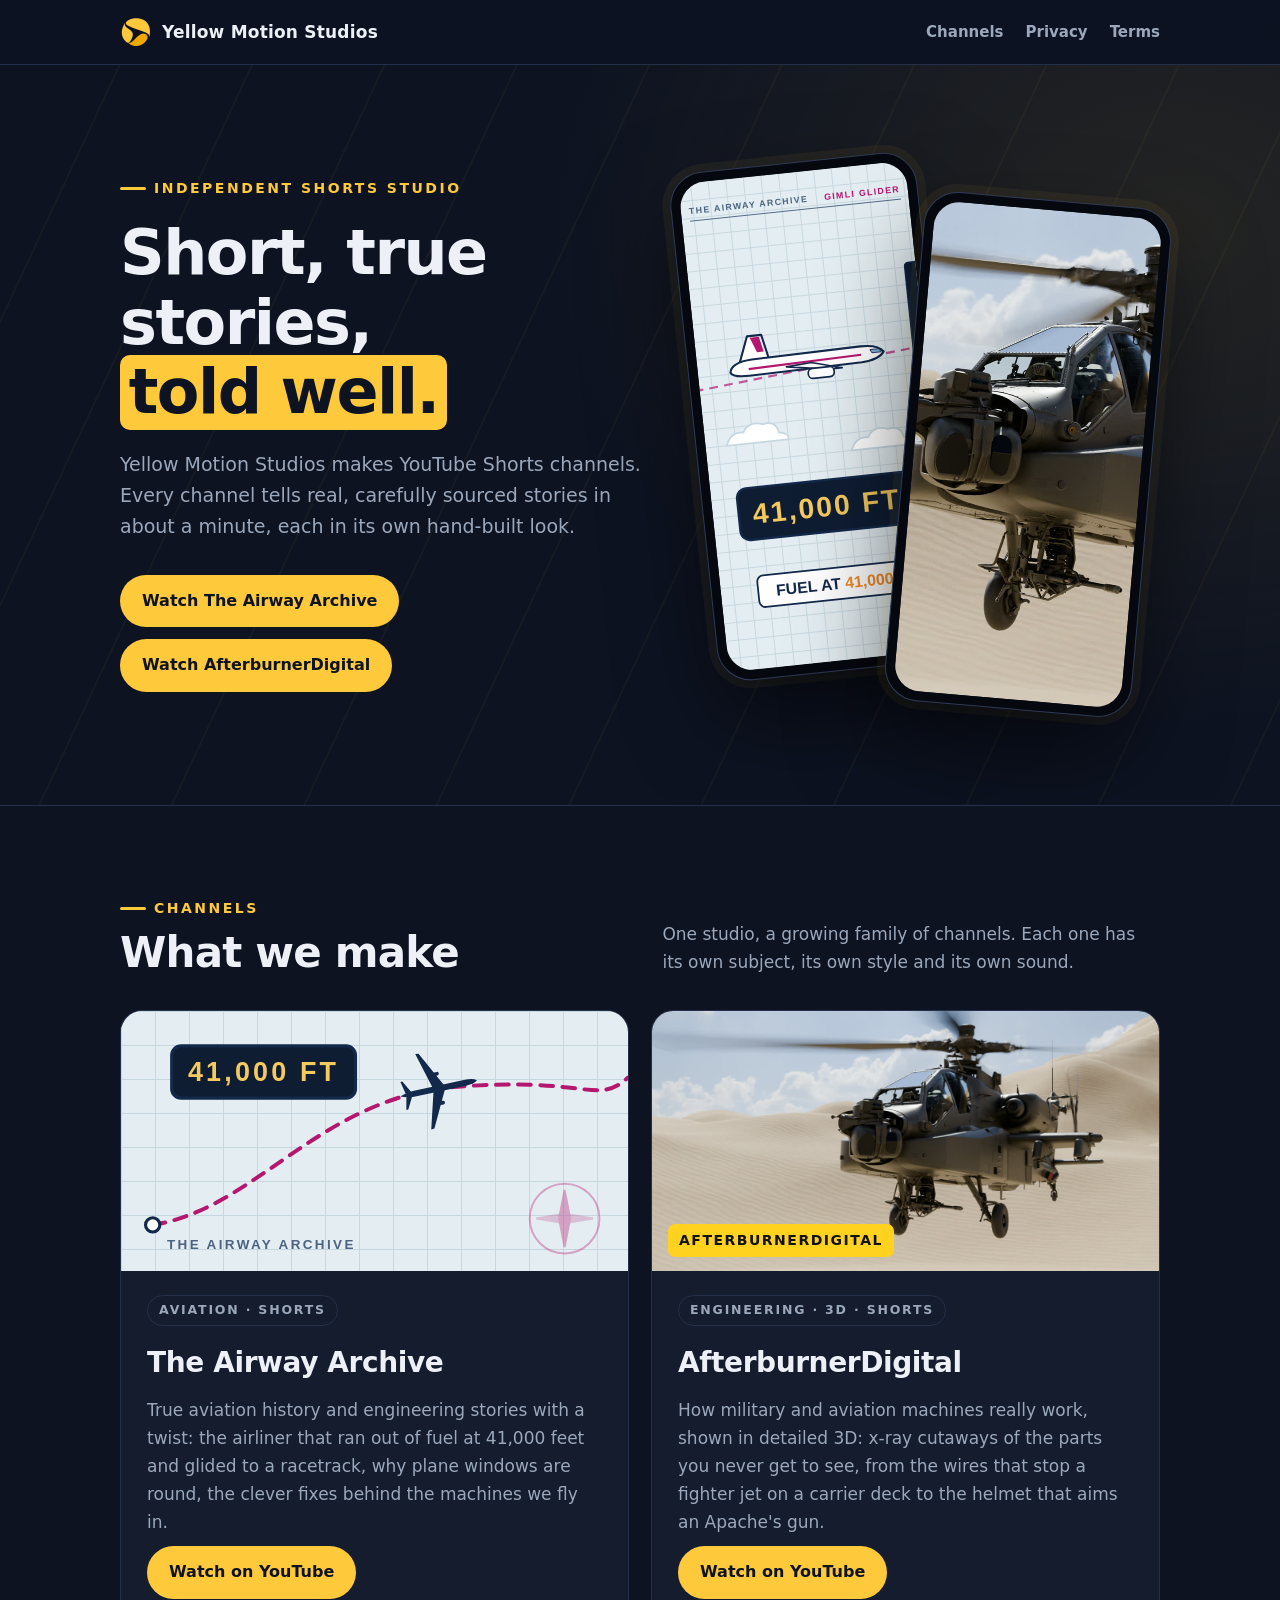
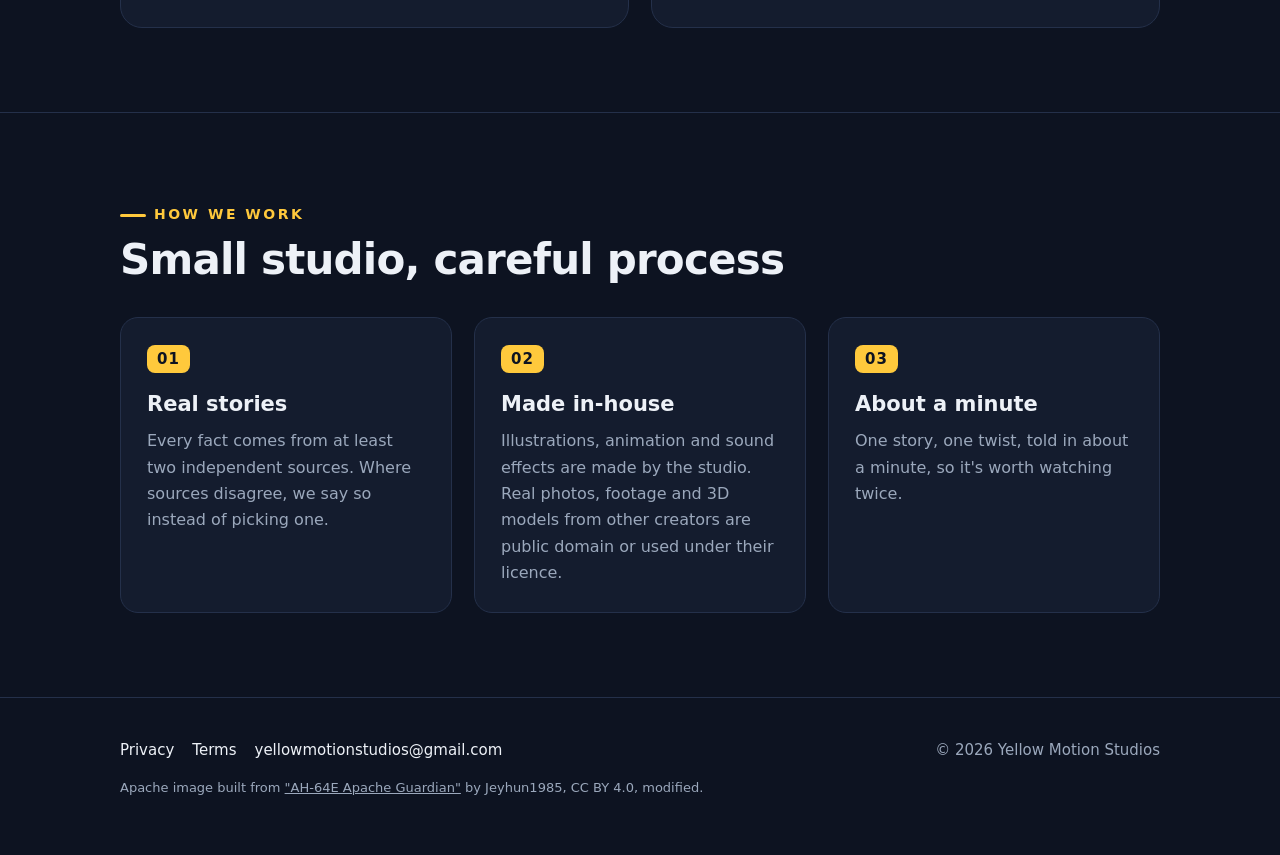
<file: index.html>
<!doctype html>
<html lang="en">
<head>
<meta charset="utf-8">
<meta name="viewport" content="width=device-width, initial-scale=1">
<title>Yellow Motion Studios</title>
<meta name="description" content="Yellow Motion Studios makes YouTube Shorts channels that tell short, carefully sourced true stories. Home of The Airway Archive and AfterburnerDigital.">
<meta name="theme-color" content="#0D1321">
<link rel="icon" type="image/png" href="assets/favicon-64.png">
<link rel="apple-touch-icon" href="assets/apple-touch-icon.png">
<meta property="og:site_name" content="Yellow Motion Studios">
<meta property="og:image" content="https://yellowmotionstudios.github.io/assets/logo-icon.png">
<link rel="stylesheet" href="style.css?v=6">
</head>
<body>
<header class="top">
  <div class="wrap">
    <a class="brand" href="./">
      <img src="assets/logo-icon.png" alt="" width="32" height="32">
      <span>Yellow Motion Studios</span>
    </a>
    <nav><a href="#channels">Channels</a><a href="privacy.html">Privacy</a><a href="terms.html">Terms</a></nav>
  </div>
</header>

<div class="hero">
  <div class="streaks"></div>
  <div class="wrap">
    <div>
    <span class="eyebrow">Independent Shorts studio</span>
    <h1>Short, true stories, <em>told well.</em></h1>
    <p>Yellow Motion Studios makes YouTube Shorts channels. Every channel tells real, carefully sourced stories in about a minute, each in its own hand-built look.</p>
    <div class="buttons">
      <a class="btn primary" href="https://www.youtube.com/@theairwayarchive">Watch The Airway Archive</a>
      <a class="btn primary" href="https://www.youtube.com/@afterburnerdigital">Watch AfterburnerDigital</a>
    </div>
    </div>
    <div class="phones" aria-hidden="true">
    <div class="phone back"><div class="screen">
      <svg viewBox="0 0 540 1110" preserveAspectRatio="xMidYMid slice">
        <rect width="540" height="1110" fill="#E4EDF1"/><line x1="0" y1="0" x2="0" y2="1110" stroke="#C7D7E0" stroke-width="2"/><line x1="40" y1="0" x2="40" y2="1110" stroke="#C7D7E0" stroke-width="2"/><line x1="80" y1="0" x2="80" y2="1110" stroke="#C7D7E0" stroke-width="2"/><line x1="120" y1="0" x2="120" y2="1110" stroke="#C7D7E0" stroke-width="2"/><line x1="160" y1="0" x2="160" y2="1110" stroke="#C7D7E0" stroke-width="2"/><line x1="200" y1="0" x2="200" y2="1110" stroke="#C7D7E0" stroke-width="2"/><line x1="240" y1="0" x2="240" y2="1110" stroke="#C7D7E0" stroke-width="2"/><line x1="280" y1="0" x2="280" y2="1110" stroke="#C7D7E0" stroke-width="2"/><line x1="320" y1="0" x2="320" y2="1110" stroke="#C7D7E0" stroke-width="2"/><line x1="360" y1="0" x2="360" y2="1110" stroke="#C7D7E0" stroke-width="2"/><line x1="400" y1="0" x2="400" y2="1110" stroke="#C7D7E0" stroke-width="2"/><line x1="440" y1="0" x2="440" y2="1110" stroke="#C7D7E0" stroke-width="2"/><line x1="480" y1="0" x2="480" y2="1110" stroke="#C7D7E0" stroke-width="2"/><line x1="520" y1="0" x2="520" y2="1110" stroke="#C7D7E0" stroke-width="2"/><line x1="0" y1="0" x2="540" y2="0" stroke="#C7D7E0" stroke-width="2"/><line x1="0" y1="40" x2="540" y2="40" stroke="#C7D7E0" stroke-width="2"/><line x1="0" y1="80" x2="540" y2="80" stroke="#C7D7E0" stroke-width="2"/><line x1="0" y1="120" x2="540" y2="120" stroke="#C7D7E0" stroke-width="2"/><line x1="0" y1="160" x2="540" y2="160" stroke="#C7D7E0" stroke-width="2"/><line x1="0" y1="200" x2="540" y2="200" stroke="#C7D7E0" stroke-width="2"/><line x1="0" y1="240" x2="540" y2="240" stroke="#C7D7E0" stroke-width="2"/><line x1="0" y1="280" x2="540" y2="280" stroke="#C7D7E0" stroke-width="2"/><line x1="0" y1="320" x2="540" y2="320" stroke="#C7D7E0" stroke-width="2"/><line x1="0" y1="360" x2="540" y2="360" stroke="#C7D7E0" stroke-width="2"/><line x1="0" y1="400" x2="540" y2="400" stroke="#C7D7E0" stroke-width="2"/><line x1="0" y1="440" x2="540" y2="440" stroke="#C7D7E0" stroke-width="2"/><line x1="0" y1="480" x2="540" y2="480" stroke="#C7D7E0" stroke-width="2"/><line x1="0" y1="520" x2="540" y2="520" stroke="#C7D7E0" stroke-width="2"/><line x1="0" y1="560" x2="540" y2="560" stroke="#C7D7E0" stroke-width="2"/><line x1="0" y1="600" x2="540" y2="600" stroke="#C7D7E0" stroke-width="2"/><line x1="0" y1="640" x2="540" y2="640" stroke="#C7D7E0" stroke-width="2"/><line x1="0" y1="680" x2="540" y2="680" stroke="#C7D7E0" stroke-width="2"/><line x1="0" y1="720" x2="540" y2="720" stroke="#C7D7E0" stroke-width="2"/><line x1="0" y1="760" x2="540" y2="760" stroke="#C7D7E0" stroke-width="2"/><line x1="0" y1="800" x2="540" y2="800" stroke="#C7D7E0" stroke-width="2"/><line x1="0" y1="840" x2="540" y2="840" stroke="#C7D7E0" stroke-width="2"/><line x1="0" y1="880" x2="540" y2="880" stroke="#C7D7E0" stroke-width="2"/><line x1="0" y1="920" x2="540" y2="920" stroke="#C7D7E0" stroke-width="2"/><line x1="0" y1="960" x2="540" y2="960" stroke="#C7D7E0" stroke-width="2"/><line x1="0" y1="1000" x2="540" y2="1000" stroke="#C7D7E0" stroke-width="2"/><line x1="0" y1="1040" x2="540" y2="1040" stroke="#C7D7E0" stroke-width="2"/><line x1="0" y1="1080" x2="540" y2="1080" stroke="#C7D7E0" stroke-width="2"/>
        <text x="30" y="70" font-family="Bahnschrift, 'DIN Alternate', 'Arial Narrow', sans-serif" font-weight="600" font-size="20" letter-spacing="3" fill="#4A6380">THE AIRWAY ARCHIVE</text>
        <text x="510" y="70" text-anchor="end" font-family="Bahnschrift, 'DIN Alternate', 'Arial Narrow', sans-serif" font-weight="700" font-size="20" letter-spacing="3" fill="#B5176F">GIMLI GLIDER</text>
        <line x1="30" y1="86" x2="510" y2="86" stroke="#4A6380" stroke-width="2"/>
        <path d="M0 470 L540 420" stroke="#B5176F" stroke-width="5" stroke-dasharray="20 14" opacity="0.7"/>
        <g transform="translate(70 330) scale(0.95)">
          <path d="M40 92 L64 30 L98 30 L110 86 Z" fill="#FFFFFF" stroke="#13294B" stroke-width="5" stroke-linejoin="round"/>
          <path d="M70 34 L92 34 L100 70 L84 70 Z" fill="#B5176F"/>
          <path d="M16 112 Q20 88 70 86 L330 82 Q372 82 384 100 Q372 118 330 120 L60 124 Q20 124 16 112 Z" fill="#FFFFFF" stroke="#13294B" stroke-width="5" stroke-linejoin="round"/>
          <path d="M60 108 L330 102" stroke="#B5176F" stroke-width="5"/>
          <path d="M150 112 L250 128 L282 128 L210 108 Z" fill="#FFFFFF" stroke="#13294B" stroke-width="4" stroke-linejoin="round"/>
          <rect x="200" y="122" width="62" height="24" rx="11" fill="#FFFFFF" stroke="#13294B" stroke-width="4"/>
          <path d="M352 92 L374 92 L378 100 L356 100 Z" fill="#7FB3D5" stroke="#13294B" stroke-width="2"/>
        </g>
        <g fill="#FFFFFF" stroke="#C7D7E0" stroke-width="4"><path d="M60 600 q10 -30 40 -26 q14 -26 46 -14 q30 -6 34 22 q24 4 20 18 Z"/><path d="M340 640 q10 -30 40 -26 q14 -26 46 -14 q30 -6 34 22 q24 4 20 18 Z"/></g>
        <rect x="502" y="230" width="34" height="250" rx="8" fill="#0F1D33" stroke="#13294B" stroke-width="3"/>
        <g transform="translate(70 700)"><rect width="400" height="118" rx="22" fill="#0F1D33" stroke="#13294B" stroke-width="5"/>
          <text x="200" y="82" text-anchor="middle" font-family="Bahnschrift, 'DIN Alternate', 'Arial Narrow', sans-serif" font-weight="700" font-size="64" letter-spacing="5" fill="#F4C95D">41,000 FT</text></g>
        <g transform="translate(96 900)"><rect width="348" height="72" rx="14" fill="#FFFFFF" stroke="#13294B" stroke-width="4"/>
          <text x="174" y="49" text-anchor="middle" font-family="Bahnschrift, 'DIN Alternate', 'Arial Narrow', sans-serif" font-weight="700" font-size="36" fill="#13294B">FUEL AT <tspan fill="#F28C28">41,000</tspan></text></g>
      </svg>
    </div></div>
    <div class="phone front"><div class="screen"><img src="assets/afterburner-phone.jpg" alt=""></div></div>
    </div>
  </div>
</div>

<section id="channels">
  <div class="wrap">
    <div class="section-head">
      <div><span class="eyebrow">Channels</span><h2>What we make</h2></div>
      <p class="lead">One studio, a growing family of channels. Each one has its own subject, its own style and its own sound.</p>
    </div>
    <div class="channels">
      <article class="channel">
        <div class="art">
          <svg viewBox="0 0 640 328" aria-hidden="true">
            <g opacity="0.35" transform="translate(560 262)" stroke="#B5176F" fill="none" stroke-width="2.5">
              <circle r="44"/><path d="M0 -36 L7 0 L0 36 L-7 0 Z" fill="#B5176F"/><path d="M-36 0 L0 6 L36 0 L0 -6 Z" fill="#B5176F" opacity="0.6"/>
            </g>
            <path d="M40 270 C 170 250, 250 110, 420 96 S 600 120, 640 84" fill="none" stroke="#B5176F" stroke-width="5" stroke-dasharray="16 12" stroke-linecap="round"/>
            <circle cx="40" cy="270" r="9" fill="#FFFFFF" stroke="#13294B" stroke-width="4"/>
            <g transform="translate(400 98) rotate(78) scale(0.21)" fill="#13294B">
              <path d="M0 -240 Q18 -220 18 -170 L18 150 Q14 200 0 230 Q-14 200 -18 150 L-18 -170 Q-18 -220 0 -240 Z"/>
              <path d="M14 -40 L230 70 L232 90 L14 30 Z M-14 -40 L-230 70 L-232 90 L-14 30 Z"/>
              <path d="M12 160 L86 200 L86 212 L12 196 Z M-12 160 L-86 200 L-86 212 L-12 196 Z"/>
              <rect x="78" y="-24" width="22" height="60" rx="10"/><rect x="-100" y="-24" width="22" height="60" rx="10"/>
            </g>
            <g transform="translate(64 44)">
              <rect width="232" height="66" rx="12" fill="#0F1D33" stroke="#13294B" stroke-width="4"/>
              <text x="116" y="45" text-anchor="middle" font-family="Bahnschrift, 'DIN Alternate', 'Arial Narrow', sans-serif" font-weight="700" font-size="34" letter-spacing="4" fill="#F4C95D">41,000 FT</text>
            </g>
            <text x="58" y="300" font-family="Bahnschrift, 'DIN Alternate', 'Arial Narrow', sans-serif" font-weight="700" font-size="17" letter-spacing="3" fill="#4A6380">THE AIRWAY ARCHIVE</text>
          </svg>
        </div>
        <div class="body">
          <span class="tag">Aviation · Shorts</span>
          <h3>The Airway Archive</h3>
          <p>True aviation history and engineering stories with a twist: the airliner that ran out of fuel at 41,000 feet and glided to a racetrack, why plane windows are round, the clever fixes behind the machines we fly in.</p>
          <a class="btn primary" href="https://www.youtube.com/@theairwayarchive">Watch on YouTube</a>
        </div>
      </article>
      <article class="channel">
        <div class="art photo">
          <img src="assets/afterburner-apache.jpg" alt="A 3D render of an AH-64E Apache helicopter hovering over desert dunes" width="1280" height="656" loading="lazy">
          <span class="art-name">AFTERBURNERDIGITAL</span>
        </div>
        <div class="body">
          <span class="tag">Engineering · 3D · Shorts</span>
          <h3>AfterburnerDigital</h3>
          <p>How military and aviation machines really work, shown in detailed 3D: x-ray cutaways of the parts you never get to see, from the wires that stop a fighter jet on a carrier deck to the helmet that aims an Apache's gun.</p>
          <a class="btn primary" href="https://www.youtube.com/@afterburnerdigital">Watch on YouTube</a>
        </div>
      </article>
    </div>
  </div>
</section>

<section>
  <div class="wrap">
    <div class="section-head">
      <div><span class="eyebrow">How we work</span><h2>Small studio, careful process</h2></div>
    </div>
    <div class="how">
      <div><span class="num">01</span><h3>Real stories</h3><p>Every fact comes from at least two independent sources. Where sources disagree, we say so instead of picking one.</p></div>
      <div><span class="num">02</span><h3>Made in-house</h3><p>Illustrations, animation and sound effects are made by the studio. Real photos, footage and 3D models from other creators are public domain or used under their licence.</p></div>
      <div><span class="num">03</span><h3>About a minute</h3><p>One story, one twist, told in about a minute, so it's worth watching twice.</p></div>
    </div>
  </div>
</section>

<footer>
  <div class="wrap">
    <div><a href="privacy.html">Privacy</a><a href="terms.html">Terms</a><a href="mailto:yellowmotionstudios@gmail.com">yellowmotionstudios@gmail.com</a></div>
    <div>© 2026 Yellow Motion Studios</div>
  </div>
  <div class="wrap credit">Apache image built from <a href="https://sketchfab.com/3d-models/ah-64e-apache-guardian-9eb641f9179d413e87367ebd9b96347a">"AH-64E Apache Guardian"</a> by Jeyhun1985, CC BY 4.0, modified.</div>
</footer>
</body>
</html>
</file>
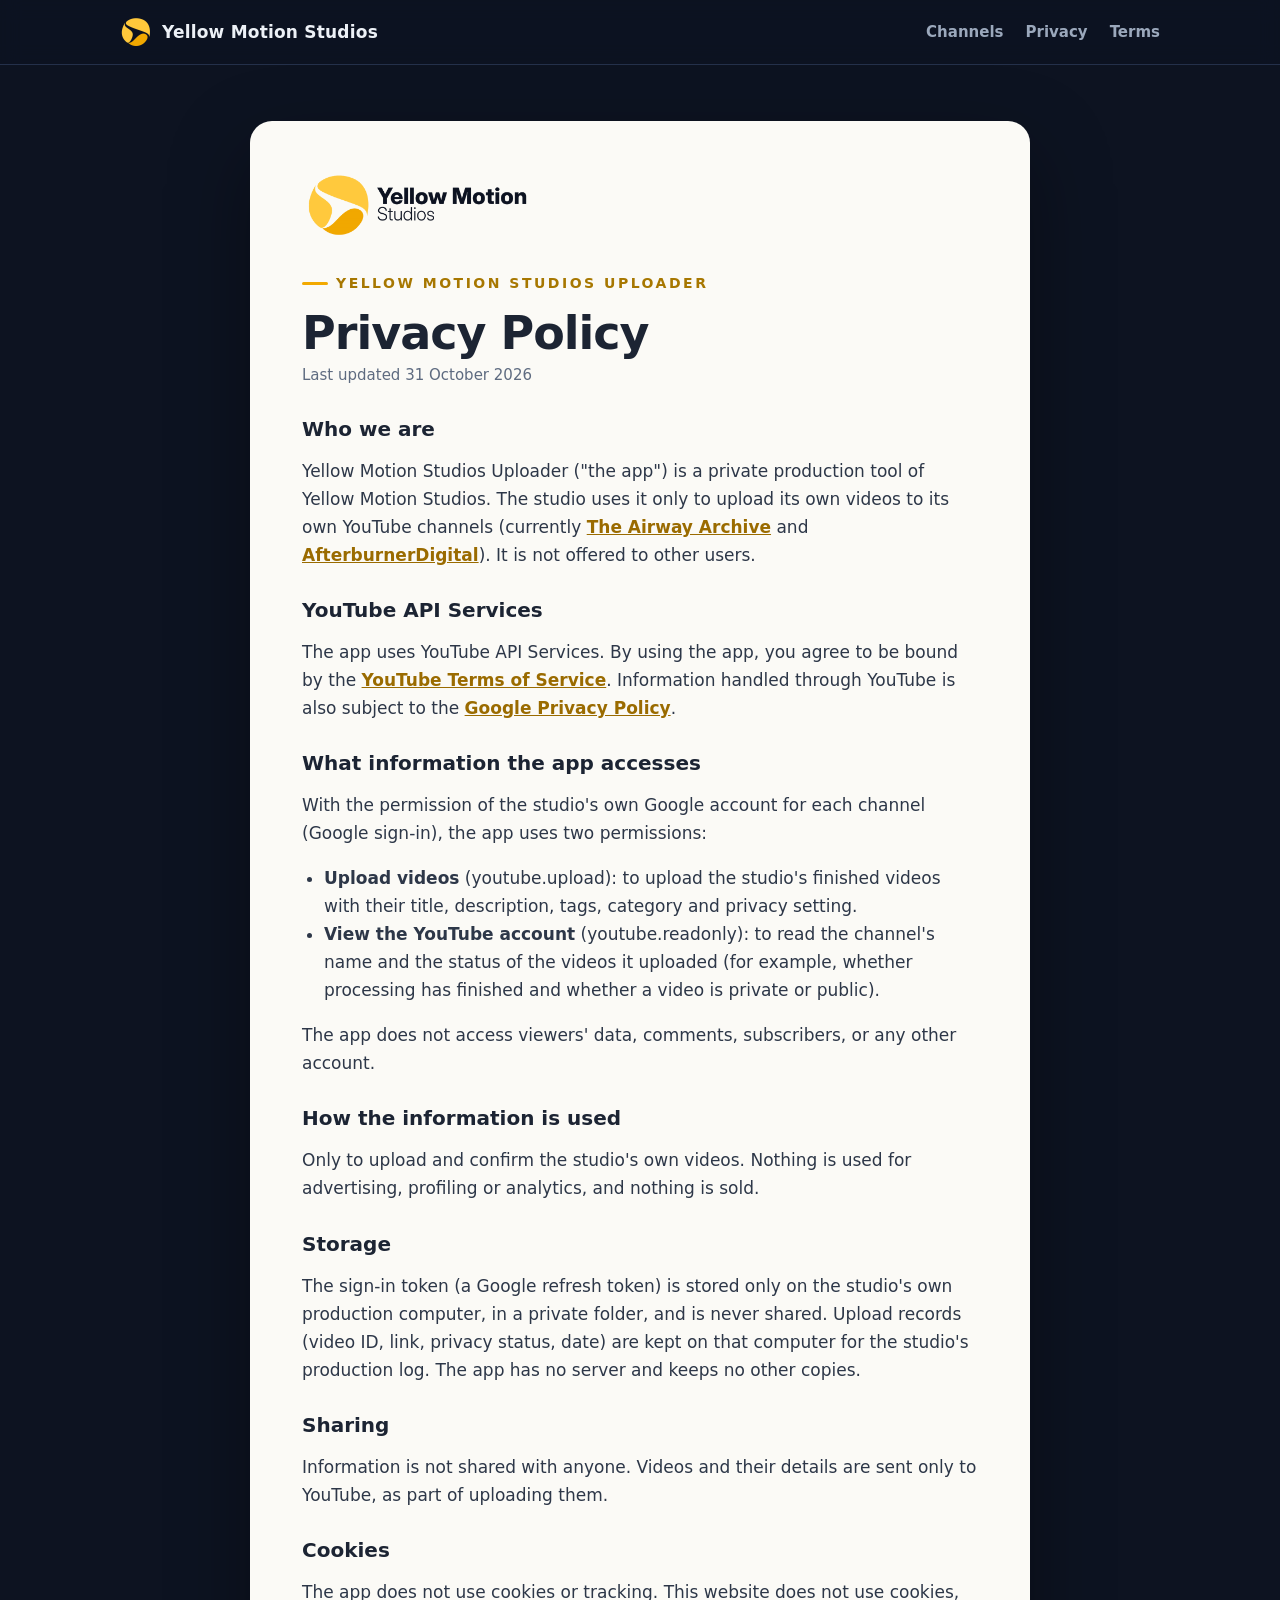
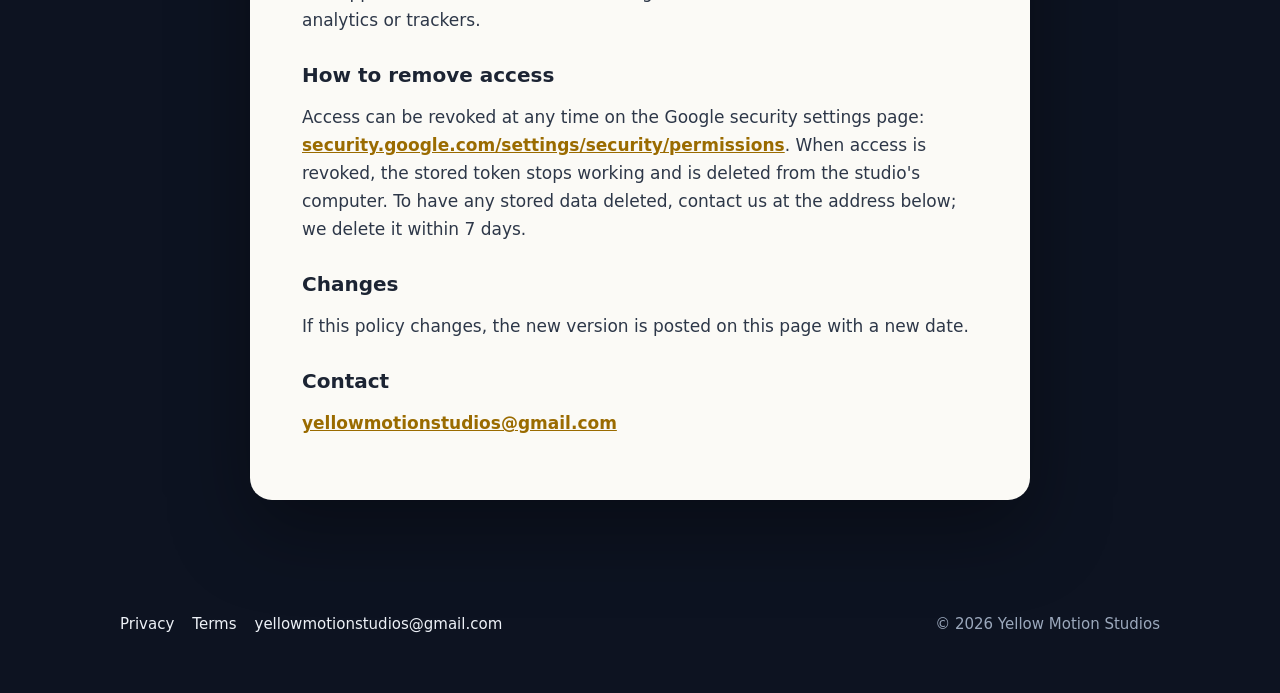
<file: privacy.html>
<!doctype html>
<html lang="en">
<head>
<meta charset="utf-8">
<meta name="viewport" content="width=device-width, initial-scale=1">
<title>Privacy Policy: Yellow Motion Studios</title>
<meta name="theme-color" content="#0D1321">
<link rel="icon" type="image/png" href="assets/favicon-64.png">
<link rel="apple-touch-icon" href="assets/apple-touch-icon.png">
<meta property="og:site_name" content="Yellow Motion Studios">
<meta property="og:image" content="https://yellowmotionstudios.github.io/assets/logo-icon.png">
<link rel="stylesheet" href="style.css?v=6">
</head>
<body>
<header class="top">
  <div class="wrap">
    <a class="brand" href="./">
      <img src="assets/logo-icon.png" alt="" width="32" height="32">
      <span>Yellow Motion Studios</span>
    </a>
    <nav><a href="./#channels">Channels</a><a href="privacy.html">Privacy</a><a href="terms.html">Terms</a></nav>
  </div>
</header>
<main class="doc">
    <img class="doc-logo" src="assets/logo-horizontal-dark-text.png" alt="Yellow Motion Studios" width="280">
    <span class="eyebrow">Yellow Motion Studios Uploader</span>
    <h1>Privacy Policy</h1>
    <p class="date">Last updated 31 October 2026</p>

    <h2>Who we are</h2>
    <p>Yellow Motion Studios Uploader ("the app") is a private production tool of Yellow Motion Studios. The studio uses it only to upload its own videos to its own YouTube channels (currently <a href="https://www.youtube.com/@theairwayarchive">The Airway Archive</a> and <a href="https://www.youtube.com/@afterburnerdigital">AfterburnerDigital</a>). It is not offered to other users.</p>

    <h2>YouTube API Services</h2>
    <p>The app uses YouTube API Services. By using the app, you agree to be bound by the <a href="https://www.youtube.com/t/terms">YouTube Terms of Service</a>. Information handled through YouTube is also subject to the <a href="https://policies.google.com/privacy">Google Privacy Policy</a>.</p>

    <h2>What information the app accesses</h2>
    <p>With the permission of the studio's own Google account for each channel (Google sign-in), the app uses two permissions:</p>
    <ul>
      <li><strong>Upload videos</strong> (youtube.upload): to upload the studio's finished videos with their title, description, tags, category and privacy setting.</li>
      <li><strong>View the YouTube account</strong> (youtube.readonly): to read the channel's name and the status of the videos it uploaded (for example, whether processing has finished and whether a video is private or public).</li>
    </ul>
    <p>The app does not access viewers' data, comments, subscribers, or any other account.</p>

    <h2>How the information is used</h2>
    <p>Only to upload and confirm the studio's own videos. Nothing is used for advertising, profiling or analytics, and nothing is sold.</p>

    <h2>Storage</h2>
    <p>The sign-in token (a Google refresh token) is stored only on the studio's own production computer, in a private folder, and is never shared. Upload records (video ID, link, privacy status, date) are kept on that computer for the studio's production log. The app has no server and keeps no other copies.</p>

    <h2>Sharing</h2>
    <p>Information is not shared with anyone. Videos and their details are sent only to YouTube, as part of uploading them.</p>

    <h2>Cookies</h2>
    <p>The app does not use cookies or tracking. This website does not use cookies, analytics or trackers.</p>

    <h2>How to remove access</h2>
    <p>Access can be revoked at any time on the Google security settings page: <a href="https://security.google.com/settings/security/permissions">security.google.com/settings/security/permissions</a>. When access is revoked, the stored token stops working and is deleted from the studio's computer. To have any stored data deleted, contact us at the address below; we delete it within 7 days.</p>

    <h2>Changes</h2>
    <p>If this policy changes, the new version is posted on this page with a new date.</p>

    <h2>Contact</h2>
    <p><a href="mailto:yellowmotionstudios@gmail.com">yellowmotionstudios@gmail.com</a></p>
</main>
<footer>
  <div class="wrap">
    <div><a href="privacy.html">Privacy</a><a href="terms.html">Terms</a><a href="mailto:yellowmotionstudios@gmail.com">yellowmotionstudios@gmail.com</a></div>
    <div>© 2026 Yellow Motion Studios</div>
  </div>
</footer>
</body>
</html>
</file>
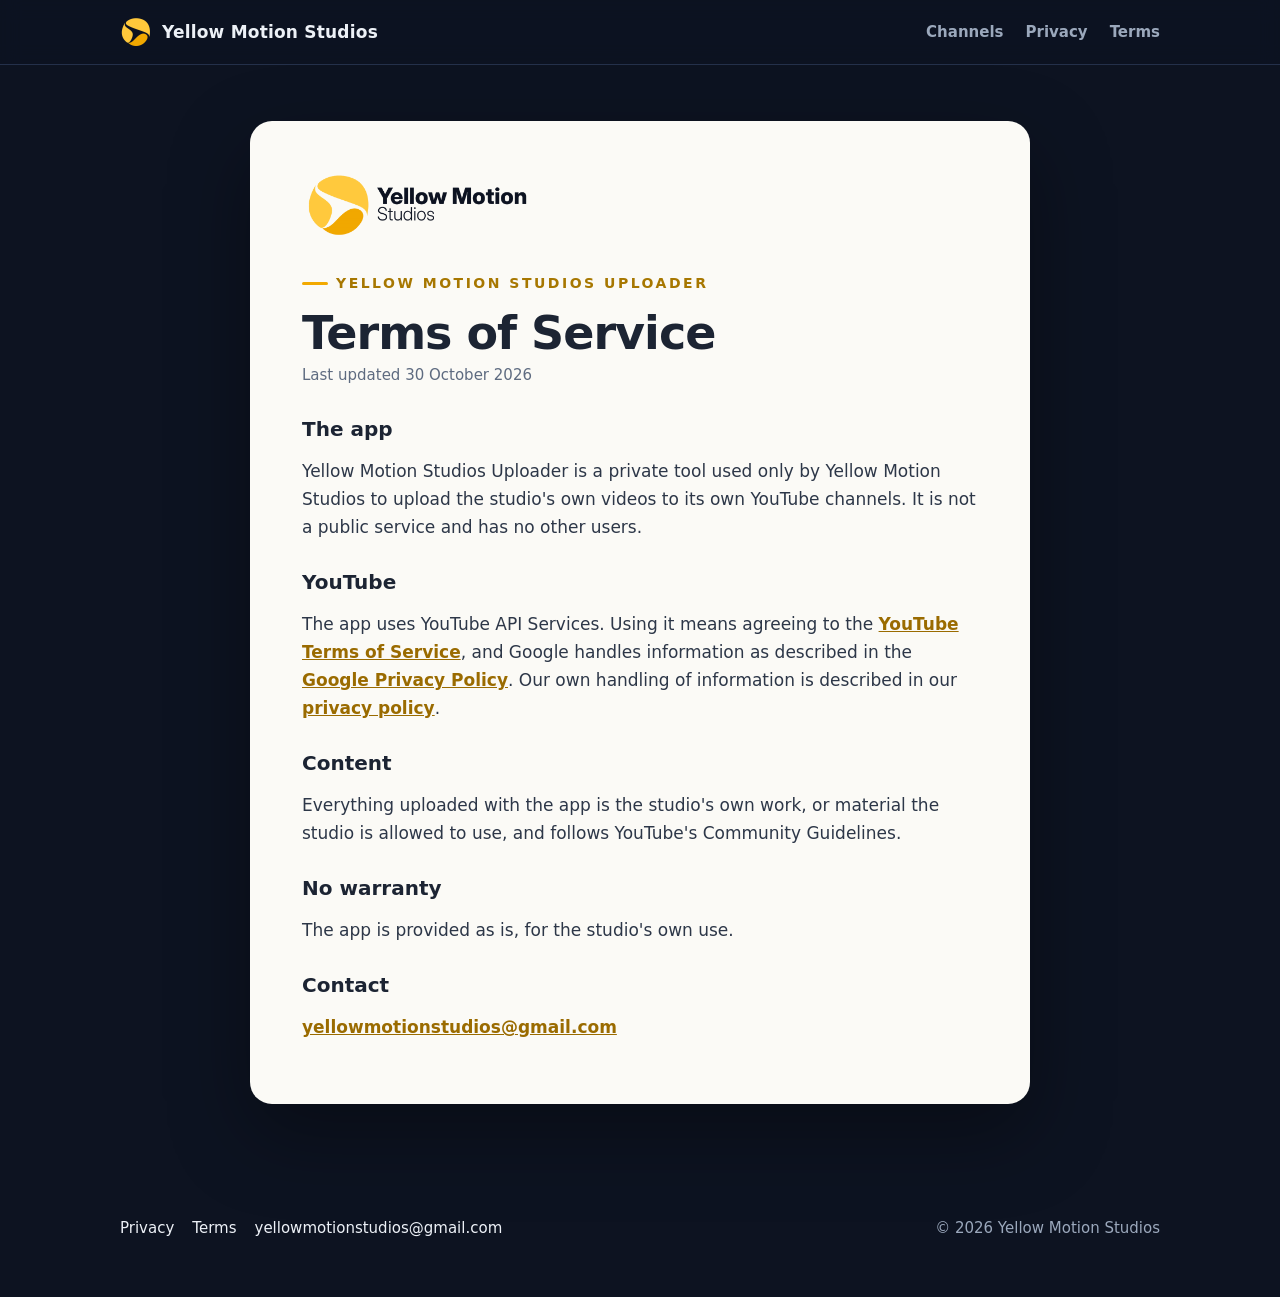
<file: terms.html>
<!doctype html>
<html lang="en">
<head>
<meta charset="utf-8">
<meta name="viewport" content="width=device-width, initial-scale=1">
<title>Terms of Service: Yellow Motion Studios</title>
<meta name="theme-color" content="#0D1321">
<link rel="icon" type="image/png" href="assets/favicon-64.png">
<link rel="apple-touch-icon" href="assets/apple-touch-icon.png">
<meta property="og:site_name" content="Yellow Motion Studios">
<meta property="og:image" content="https://yellowmotionstudios.github.io/assets/logo-icon.png">
<link rel="stylesheet" href="style.css?v=6">
</head>
<body>
<header class="top">
  <div class="wrap">
    <a class="brand" href="./">
      <img src="assets/logo-icon.png" alt="" width="32" height="32">
      <span>Yellow Motion Studios</span>
    </a>
    <nav><a href="./#channels">Channels</a><a href="privacy.html">Privacy</a><a href="terms.html">Terms</a></nav>
  </div>
</header>
<main class="doc">
    <img class="doc-logo" src="assets/logo-horizontal-dark-text.png" alt="Yellow Motion Studios" width="280">
    <span class="eyebrow">Yellow Motion Studios Uploader</span>
    <h1>Terms of Service</h1>
    <p class="date">Last updated 30 October 2026</p>

    <h2>The app</h2>
    <p>Yellow Motion Studios Uploader is a private tool used only by Yellow Motion Studios to upload the studio's own videos to its own YouTube channels. It is not a public service and has no other users.</p>

    <h2>YouTube</h2>
    <p>The app uses YouTube API Services. Using it means agreeing to the <a href="https://www.youtube.com/t/terms">YouTube Terms of Service</a>, and Google handles information as described in the <a href="https://policies.google.com/privacy">Google Privacy Policy</a>. Our own handling of information is described in our <a href="privacy.html">privacy policy</a>.</p>

    <h2>Content</h2>
    <p>Everything uploaded with the app is the studio's own work, or material the studio is allowed to use, and follows YouTube's Community Guidelines.</p>

    <h2>No warranty</h2>
    <p>The app is provided as is, for the studio's own use.</p>

    <h2>Contact</h2>
    <p><a href="mailto:yellowmotionstudios@gmail.com">yellowmotionstudios@gmail.com</a></p>
</main>
<footer>
  <div class="wrap">
    <div><a href="privacy.html">Privacy</a><a href="terms.html">Terms</a><a href="mailto:yellowmotionstudios@gmail.com">yellowmotionstudios@gmail.com</a></div>
    <div>© 2026 Yellow Motion Studios</div>
  </div>
</footer>
</body>
</html>
</file>
<file: style.css>
/* Yellow Motion Studios: night navy + studio yellow, with slow "motion" streaks.
   Channel cards use each channel's own look (The Airway Archive: styles/airway-chart/STYLE.md).
   No web fonts, cookies or trackers (the privacy policy says so). */
:root {
  --night: #0D1321; --night-2: #141C2E; --line: #24304A; --text: #EDF1F7; --muted: #9BA8BC;
  --yellow: #FFC93C; --yellow-deep: #F2A900;
  --paper: #E4EDF1; --grid: #C7D7E0; --ink: #13294B; --soft: #4A6380; --route: #B5176F; --amber: #F4C95D;
  --font: "Segoe UI Variable Display", "Segoe UI", "SF Pro Display", -apple-system, system-ui, Roboto, sans-serif;
  --chart: "Bahnschrift", "DIN Alternate", "Arial Narrow", var(--font);
}
* { box-sizing: border-box; }
html { background: var(--night); scroll-behavior: smooth; }
body { margin: 0; background: var(--night); color: var(--text); font: 17px/1.65 var(--font); -webkit-font-smoothing: antialiased; }
a { color: var(--yellow); }
.wrap { max-width: 1080px; margin: 0 auto; padding: 0 20px; }

/* Header */
.top { position: sticky; top: 0; z-index: 10; background: rgba(13, 19, 33, 0.82); backdrop-filter: blur(10px);
  -webkit-backdrop-filter: blur(10px); border-bottom: 1px solid var(--line); }
.top .wrap { display: flex; align-items: center; justify-content: space-between; height: 64px; gap: 16px; }
.brand { display: flex; align-items: center; gap: 10px; color: var(--text); text-decoration: none; font-weight: 700; letter-spacing: 0.2px; }
.brand img { width: 32px; height: 32px; flex-shrink: 0; display: block; }
.top nav { display: flex; gap: 22px; }
.top nav a { color: var(--muted); text-decoration: none; font-size: 15px; font-weight: 600; }
.top nav a:hover { color: var(--yellow); }

/* Hero */
.hero { position: relative; overflow: hidden; padding: 96px 0 104px; border-bottom: 1px solid var(--line); }
.streaks { position: absolute; inset: -20% -10%; pointer-events: none; opacity: 0.55;
  background:
    repeating-linear-gradient(115deg, transparent 0 46px, rgba(255, 201, 60, 0.07) 46px 48px, transparent 48px 120px),
    radial-gradient(60% 70% at 85% 30%, rgba(255, 201, 60, 0.18), transparent 70%);
  animation: drift 24s linear infinite; }
@keyframes drift { from { transform: translateX(0); } to { transform: translateX(-130px); } }
.eyebrow { display: inline-flex; align-items: center; gap: 8px; color: var(--yellow); font-size: 14px; font-weight: 700;
  letter-spacing: 2.5px; text-transform: uppercase; }
.eyebrow::before { content: ""; width: 26px; height: 3px; border-radius: 2px; background: var(--yellow); }
.hero .wrap { position: relative; display: grid; grid-template-columns: 1.05fr 0.95fr; gap: 40px; align-items: center; }
.hero .wrap > div { min-width: 0; }
.hero h1 { overflow-wrap: anywhere; }
.hero h1 { position: relative; font-size: clamp(40px, 5.2vw, 62px); line-height: 1.12; letter-spacing: -1.5px; margin: 18px 0 22px; max-width: 15ch; }
.hero h1 em { white-space: nowrap; font-style: normal; color: var(--night); background: var(--yellow); padding: 0 0.14em 0.02em; border-radius: 10px;
  box-decoration-break: clone; -webkit-box-decoration-break: clone; }
/* Phone-shaped previews of a Short, one per channel */
.phones { position: relative; justify-self: center; width: min(460px, 100%); aspect-ratio: 460 / 540; }
.phone { position: absolute; top: 0; width: 54%; aspect-ratio: 9 / 18.5; border-radius: 34px; padding: 9px;
  background: #05080F; border: 1.5px solid #2E3A55; box-shadow: 0 40px 90px rgba(0, 0, 0, 0.55), 0 0 0 8px rgba(255, 201, 60, 0.06); }
.phone.back { left: 0; transform: rotate(-6deg); }
.phone.front { right: 0; top: 7%; transform: rotate(5deg); }
.phone .screen { width: 100%; height: 100%; border-radius: 26px; overflow: hidden; }
.phone svg, .phone img { display: block; width: 100%; height: 100%; object-fit: cover; }
.hero p { position: relative; color: var(--muted); font-size: 19px; max-width: 54ch; margin: 0 0 32px; }
.buttons { position: relative; display: flex; flex-wrap: wrap; gap: 12px; }
.btn { display: inline-flex; align-items: center; gap: 8px; padding: 13px 22px; border-radius: 999px; font-weight: 700;
  text-decoration: none; font-size: 16px; transition: transform 0.15s ease, background 0.15s ease; }
.btn:hover { transform: translateY(-2px); }
.btn.primary { background: var(--yellow); color: var(--night); }
.btn.primary:hover { background: #FFD666; }
.btn.ghost { color: var(--text); border: 1.5px solid var(--line); }
.btn.ghost:hover { border-color: var(--yellow); }

/* Sections */
section { padding: 84px 0; border-bottom: 1px solid var(--line); }
.section-head { display: flex; align-items: end; justify-content: space-between; gap: 20px; margin-bottom: 34px; flex-wrap: wrap; }
h2 { font-size: clamp(30px, 4vw, 42px); line-height: 1.1; letter-spacing: -0.8px; margin: 10px 0 0; }
.lead { color: var(--muted); max-width: 46ch; margin: 0; }

/* Channel cards */
.channels { display: grid; grid-template-columns: 1fr 1fr; gap: 22px; }
.channel { border-radius: 22px; overflow: hidden; border: 1px solid var(--line); background: var(--night-2); display: flex; flex-direction: column;
  transition: transform 0.2s ease, border-color 0.2s ease, box-shadow 0.2s ease; }
.channel:hover { transform: translateY(-4px); border-color: var(--yellow); box-shadow: 0 22px 50px rgba(0, 0, 0, 0.35); }
.channel .art { position: relative; aspect-ratio: 16 / 8.2; background-color: var(--paper);
  background-image: linear-gradient(var(--grid) 1px, transparent 1px), linear-gradient(90deg, var(--grid) 1px, transparent 1px);
  background-size: 34px 34px; }
.channel .art svg { position: absolute; inset: 0; width: 100%; height: 100%; }
.channel .art.photo { background: #07090D; overflow: hidden; }
.channel .art.photo img { position: absolute; inset: 0; display: block; width: 100%; height: 100%; object-fit: cover; transition: transform 0.5s ease; }
.channel:hover .art.photo img { transform: scale(1.03); }
.art-name { position: absolute; left: 16px; bottom: 14px; padding: 5px 11px; border-radius: 7px; background: #FFD21F; color: #111111;
  font-family: var(--chart); font-weight: 700; font-size: 14px; letter-spacing: 1.5px; }
.channel .body { padding: 24px 26px 28px; display: flex; flex-direction: column; gap: 10px; flex: 1; }
.tag { align-self: flex-start; font-size: 12.5px; font-weight: 700; letter-spacing: 1.8px; text-transform: uppercase; color: var(--muted);
  border: 1px solid var(--line); border-radius: 999px; padding: 4px 11px; }
.channel h3 { margin: 4px 0 0; font-size: 28px; letter-spacing: -0.4px; }
.channel p { margin: 0; color: var(--muted); }
.channel .btn { margin-top: auto; align-self: flex-start; }
.soon { border-style: dashed; justify-content: center; align-items: center; text-align: center; padding: 36px 28px; min-height: 260px;
  background: repeating-linear-gradient(115deg, transparent 0 22px, rgba(255, 201, 60, 0.04) 22px 24px); }
.soon .plus { width: 58px; height: 58px; border-radius: 50%; border: 2px dashed var(--yellow); color: var(--yellow);
  display: grid; place-items: center; font-size: 30px; margin-bottom: 14px; }
.soon h3 { font-size: 22px; margin: 0 0 6px; }

/* How we work */
.how { display: grid; grid-template-columns: repeat(3, 1fr); gap: 22px; }
.how div { background: var(--night-2); border: 1px solid var(--line); border-radius: 18px; padding: 26px; }
.how .num { font-family: var(--chart); font-weight: 700; color: var(--night); background: var(--yellow); border-radius: 8px;
  display: inline-block; padding: 2px 10px; font-size: 15px; letter-spacing: 1px; }
.how h3 { margin: 14px 0 6px; font-size: 21px; }
.how p { margin: 0; color: var(--muted); font-size: 16px; }

/* Uploader note */
.note { display: grid; grid-template-columns: auto 1fr; gap: 22px; align-items: start; background: var(--night-2);
  border: 1px solid var(--line); border-left: 4px solid var(--yellow); border-radius: 18px; padding: 28px; }
.note svg { width: 44px; height: 44px; }
.note h3 { margin: 0 0 6px; font-size: 21px; }
.note p { margin: 0 0 10px; color: var(--muted); }
.note p:last-child { margin: 0; }

/* Footer */
footer { padding: 40px 0 56px; color: var(--muted); font-size: 15px; }
footer .wrap { display: flex; justify-content: space-between; gap: 18px; flex-wrap: wrap; }
footer .wrap > div { display: flex; flex-wrap: wrap; gap: 8px 18px; min-width: 0; }
footer a { color: var(--text); text-decoration: none; overflow-wrap: anywhere; }
footer a:hover { color: var(--yellow); }

footer .credit { display: block; margin-top: 14px; font-size: 13px; }
footer .credit a { color: var(--muted); text-decoration: underline; }

/* Legal pages: a light, readable document on the night background */
.doc { max-width: 780px; margin: 56px auto 72px; background: #FBFAF6; color: #1C2433; border-radius: 22px; padding: 46px 52px;
  box-shadow: 0 30px 80px rgba(0, 0, 0, 0.35); }
.doc .eyebrow { color: #A77700; }
.doc .eyebrow::before { background: var(--yellow-deep); }
.doc h1 { font-size: clamp(34px, 5vw, 46px); letter-spacing: -1px; line-height: 1.05; margin: 14px 0 6px; }
.doc .date { color: #5E6B80; margin: 0 0 28px; font-size: 15px; }
.doc h2 { font-size: 20px; letter-spacing: 0; margin: 30px 0 6px; }
.doc p, .doc li { color: #2D3748; }
.doc a { color: #9A6B00; font-weight: 600; overflow-wrap: anywhere; }
.doc ul { padding-left: 22px; }

@media (max-width: 860px) {
  .channels, .how, .hero .wrap { grid-template-columns: 1fr; }
  .phones { width: min(330px, 100%); margin-top: 10px; }
  .hero { padding: 72px 0 80px; }
  .hero h1 { font-size: clamp(34px, 10vw, 52px); }
  section { padding: 64px 0; }
}
@media (max-width: 560px) {
  .top nav { gap: 14px; }
  .top nav a { font-size: 14px; }
  .brand span { display: none; }
  .note { grid-template-columns: 1fr; }
  .doc { margin: 24px 12px 48px; padding: 30px 22px; }
}
@media (prefers-reduced-motion: reduce) { .streaks { animation: none; } .btn, .channel, .channel .art.photo img { transition: none; } }

/* "Uses YouTube API Services" label on the uploader note (needed for Google's API audit evidence). */
.yt-badge { display: inline-block; margin-bottom: 10px; padding: 4px 12px; border-radius: 999px; background: #FF0033; color: #FFFFFF;
  font-size: 13px; font-weight: 700; letter-spacing: 0.6px; }
.note .links { font-size: 15px; }
.note .links a { color: var(--yellow); font-weight: 600; }

/* Full logo (dark text) at the top of the light legal pages. */
.doc-logo { display: block; width: 280px; max-width: 70%; height: auto; margin: 0 0 22px; }
</file>
